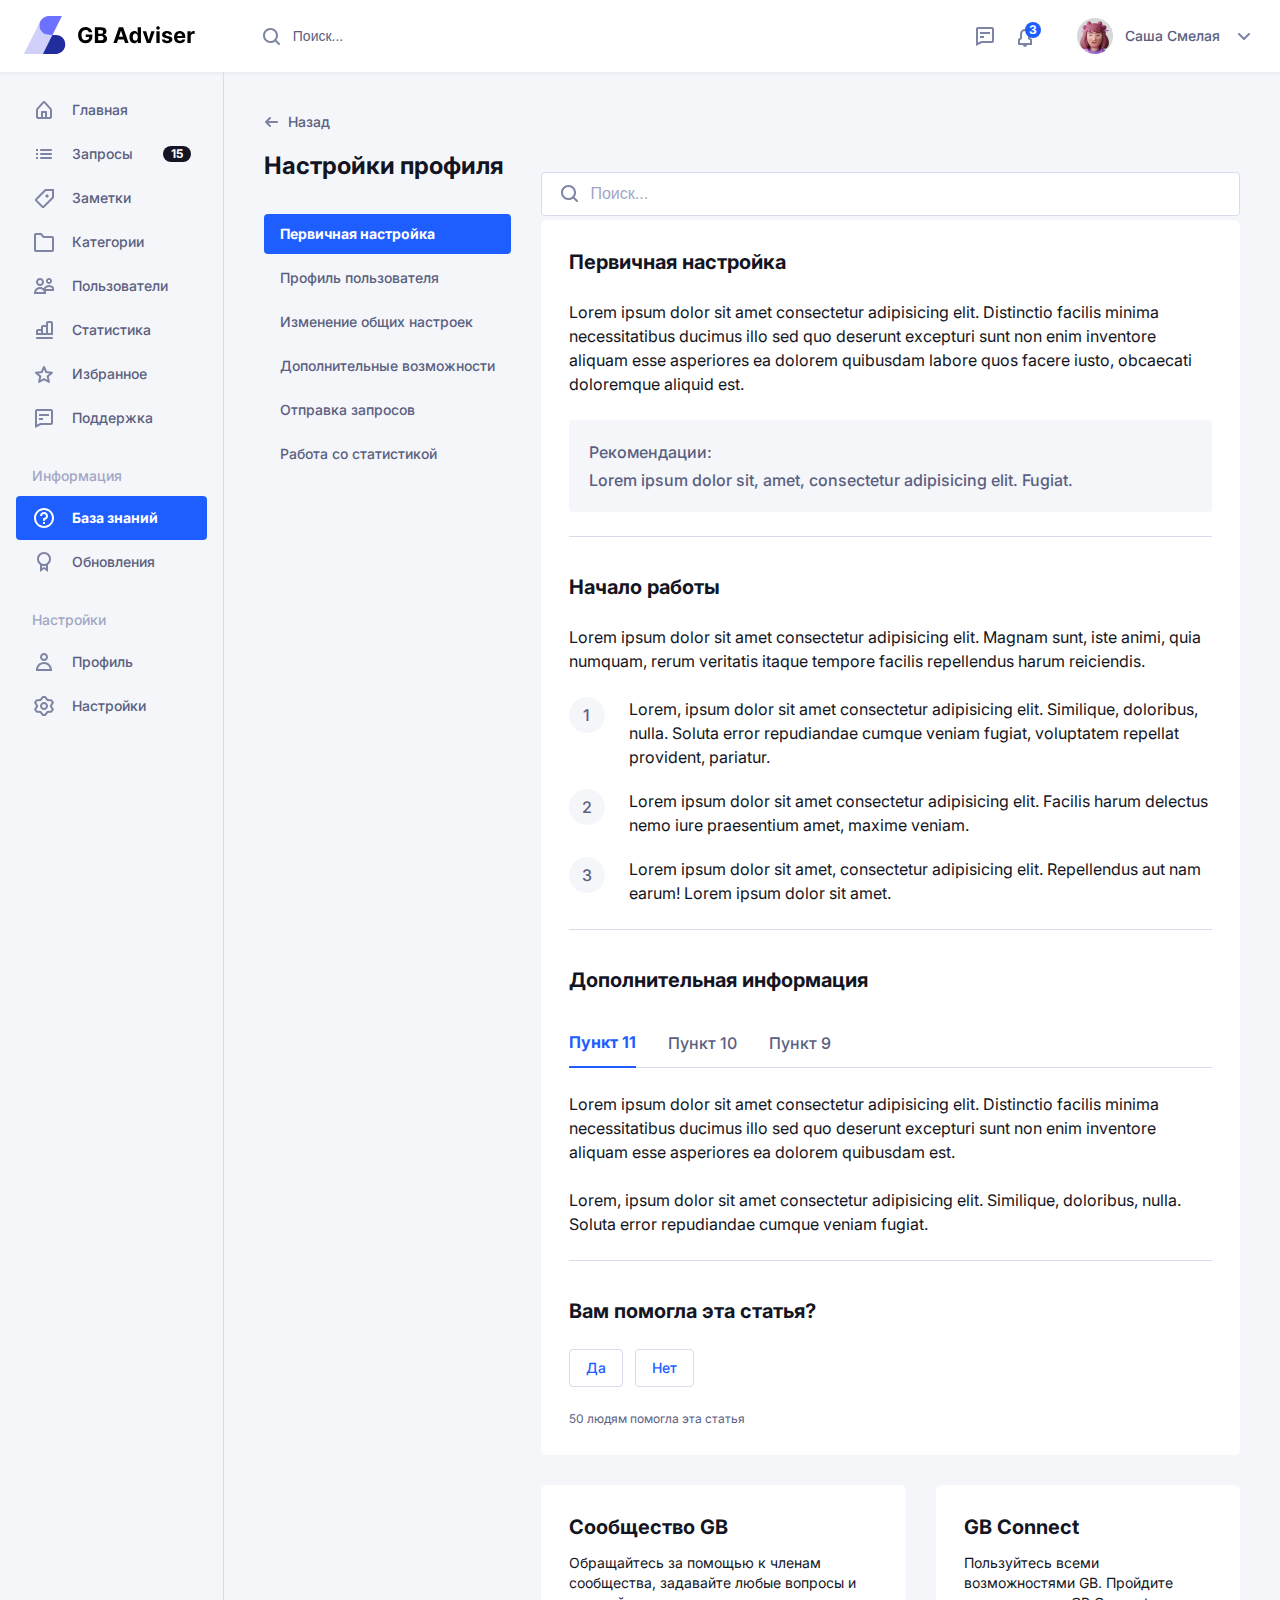
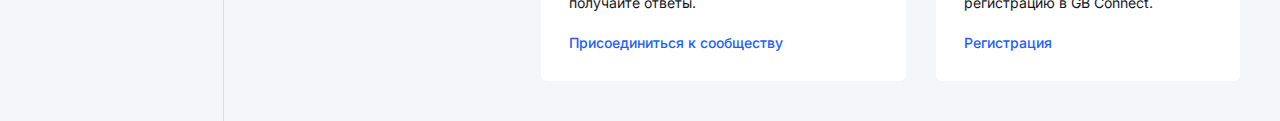
<file: index.html>
<!DOCTYPE html>
<html lang="en">

<head>
  <meta charset="UTF-8">
  <meta name="viewport" content="width=device-width, initial-scale=1.0">
  <title>GB Advisor</title>
  <link rel="preconnect" href="https://fonts.googleapis.com">
  <link rel="preconnect" href="https://fonts.gstatic.com" crossorigin>
  <link href="https://fonts.googleapis.com/css2?family=Inter:wght@100;200;300;400;500;600;700;800;900&display=swap"
    rel="stylesheet">
  <link href="/css/reset.min.css" rel="stylesheet">
  <link href="/css/main.min.css" rel="stylesheet">
  <link href="/css/icons.min.css" rel="stylesheet">
</head>

<body>
  <div class="layout">
    <div class="navbar">
      <div class="navbar__container">
        <a href="#">
          <img src="/assets/img/logo.svg" alt="GB Advisor">
        </a>
        <div class="navbar__search only-desktop-flex">
          <i class="icon icon__glass"></i>
          <input type="text" placeholder="Поиск..." />
        </div>
        <div class="navbar__icons only-desktop-flex">
          <a href="#">
            <i class="icon icon__chat"></i>
          </a>
          <a href="#">
            <div class="icon_with_badge">
              <i class="icon icon__bell"></i>
              <div class="badge">3</div>
            </div>
          </a>
        </div>
        <div class="navbar__user">
          <div class="user__avatar">
            <img src="/assets/img/avatar.png" alt="User avatar">
          </div>
          <span class="user__info only-desktop">Саша Смелая</span>
          <a href="#">
            <i class="icon icon__arrow-down only-desktop"></i>
          </a>
        </div>
      </div>
    </div>
    <div class="layout__page">
      <div class="page__nav only-desktop-flex">
        <a href="#" class="nav__item">
          <i class="icon_via_svg">
            <svg width="16" height="18" viewBox="0 0 16 18" fill="none" xmlns="http://www.w3.org/2000/svg">
              <path fill-rule="evenodd" clip-rule="evenodd"
                d="M9.32873 0.515579C9.3873 0.567641 9.44276 0.6231 9.49482 0.68167L15.4948 7.43167C15.8202 7.79777 16 8.27057 16 8.7604V16C16 17.1046 15.1046 18 14 18H10.002C10.0013 18 10.0007 18 10 18H6C5.99934 18 5.99868 18 5.99803 18H2C0.89543 18 0 17.1046 0 16V8.7604C0 8.27057 0.179757 7.79777 0.505181 7.43167L6.50518 0.68167C7.23902 -0.143896 8.50316 -0.218257 9.32873 0.515579ZM7 16H9V12H7V16ZM11 16V11C11 10.4477 10.5523 10 10 10H6C5.44772 10 5 10.4477 5 11V16H2V8.7604L8 2.0104L14 8.7604V16H11Z"
                fill="#7E84A3" />
            </svg>
          </i>
          <span>Главная</span>
        </a>
        <a href="#" class="nav__item">
          <i class="icon_via_svg">
            <svg width="16" height="10" viewBox="0 0 16 10" fill="none" xmlns="http://www.w3.org/2000/svg">
              <path fill-rule="evenodd" clip-rule="evenodd"
                d="M2 8V10H0V8H2ZM15 8C15.5523 8 16 8.44771 16 9C16 9.55229 15.5523 10 15 10H5C4.44772 10 4 9.55229 4 9C4 8.44771 4.44772 8 5 8H15ZM2 4V6H0V4H2ZM15 4C15.5523 4 16 4.44772 16 5C16 5.55228 15.5523 6 15 6H5C4.44772 6 4 5.55228 4 5C4 4.44772 4.44772 4 5 4H15ZM2 0V2H0V0H2ZM15 0C15.5523 0 16 0.447715 16 1C16 1.55228 15.5523 2 15 2H5C4.44772 2 4 1.55228 4 1C4 0.447715 4.44772 0 5 0H15Z"
                fill="#7E84A3" />
            </svg>
          </i>
          <span>Запросы</span>
          <span class="badge">15</span>
        </a>
        <a href="#" class="nav__item">
          <i class="icon_via_svg">
            <svg width="19" height="19" viewBox="0 0 19 19" fill="none" xmlns="http://www.w3.org/2000/svg">
              <path fill-rule="evenodd" clip-rule="evenodd"
                d="M9.5459 0.570287C9.96414 0.152049 10.5498 -0.0533963 11.1377 0.0119215L19 0L18.9881 7.86232C19.0534 8.45018 18.848 9.03586 18.4297 9.4541L9.45408 18.4297C8.69372 19.1901 7.46093 19.1901 6.70056 18.4297L0.570274 12.2994C-0.190091 11.5391 -0.190091 10.3063 0.570274 9.54592L9.5459 0.570287ZM11 2L1.94704 10.9227L8.07732 17.053L17 8V2H11ZM12 5L14 7L12 9L10 7L12 5Z"
                fill="#7E84A3" />
            </svg>
          </i>
          <span>Заметки</span>
        </a>
        <a href="#" class="nav__item">
          <i class="icon_via_svg">
            <svg width="20" height="19" viewBox="0 0 20 19" fill="none" xmlns="http://www.w3.org/2000/svg">
              <path fill-rule="evenodd" clip-rule="evenodd"
                d="M7.5 0L10 3H18C19.1046 3 20 3.89543 20 5V17C20 18.1046 19.1046 19 18 19H2C0.89543 19 0 18.1046 0 17V2C0 0.89543 0.89543 0 2 0H7.5ZM9.06325 5L6.563 2H2V17H18V5H9.06325Z"
                fill="#7E84A3" />
            </svg>
          </i>
          <span>Категории</span>
        </a>
        <a href="#" class="nav__item">
          <i class="icon_via_svg">
            <svg width="20" height="16" viewBox="0 0 20 16" fill="none" xmlns="http://www.w3.org/2000/svg">
              <path fill-rule="evenodd" clip-rule="evenodd"
                d="M15 7C17.0871 7 18.9253 8.06562 20.0002 9.68246L19.9993 13H12L11.999 14.952L12.0215 16H0V15C0 11.6863 2.68629 9 6 9C7.37834 9 8.65093 9.46574 9.66616 10.2518C10.662 8.32039 12.6768 7 15 7ZM6 11C4.26204 11 2.78296 12.1084 2.23109 13.6569L2.16936 13.8447L2.126 14H9.873L9.8362 13.8625C9.38265 12.3295 8.0355 11.1846 6.4051 11.0203L6.19987 11.0049L6 11ZM15 9C13.6048 9 12.3764 9.71436 11.6606 10.7973L11.535 11H18.464L18.3707 10.845C17.6927 9.78716 16.5304 9.07078 15.2007 9.00496L15 9ZM6 0C8.20914 0 10 1.79086 10 4C10 6.20914 8.20914 8 6 8C3.79086 8 2 6.20914 2 4C2 1.79086 3.79086 0 6 0ZM15 0C16.6569 0 18 1.34315 18 3C18 4.65685 16.6569 6 15 6C13.3431 6 12 4.65685 12 3C12 1.34315 13.3431 0 15 0ZM6 2C4.89543 2 4 2.89543 4 4C4 5.10457 4.89543 6 6 6C7.10457 6 8 5.10457 8 4C8 2.89543 7.10457 2 6 2ZM15 2C14.7239 2 14 2 14 2C14 2 14 2.72386 14 3C14 3.27614 14 4 14 4C14 4 14.7239 4 15 4C15.2761 4 16 4 16 4C16 4 16 3.27614 16 3C16 2.86441 16 2 16 2C16 2 15.1356 2 15 2Z"
                fill="#7E84A3" />
            </svg>
          </i>
          <span>Пользователи</span>
        </a>
        <a href="#" class="nav__item">
          <i class="icon_via_svg">
            <svg width="17" height="18" viewBox="0 0 17 18" fill="none" xmlns="http://www.w3.org/2000/svg">
              <path fill-rule="evenodd" clip-rule="evenodd"
                d="M15.7857 16C16.4563 16 17 16.4477 17 17C17 17.5523 16.4563 18 15.7857 18H1.21429C0.543654 18 0 17.5523 0 17C0 16.4477 0.543654 16 1.21429 16H15.7857ZM15 0C16.1046 0 17 0.89543 17 2V14H0V10C0 8.89543 0.89543 8 2 8H5V6C5 4.89543 5.89543 4 7 4H10V2C10 0.89543 10.8954 0 12 0H15ZM5 10H2V12H5V10ZM10 6H7V12H10V6ZM15 2H12V12H15V2Z"
                fill="#7E84A3" />
            </svg>
          </i>
          <span>Статистика</span>
        </a>
        <a href="#" class="nav__item">
          <i class="icon_via_svg">
            <svg width="18" height="17" viewBox="0 0 18 17" fill="none" xmlns="http://www.w3.org/2000/svg">
              <path fill-rule="evenodd" clip-rule="evenodd"
                d="M9.39301 0.0802627C9.62625 0.179445 9.81219 0.363042 9.91263 0.593353L11.9554 5.27719L17.098 5.74815C17.6445 5.79819 18.0464 6.27618 17.9957 6.81576C17.9722 7.06545 17.8529 7.29679 17.6621 7.46229L13.782 10.828L14.9175 15.8029C15.0382 16.3316 14.702 16.8567 14.1666 16.9758C13.9189 17.031 13.6591 16.9904 13.4408 16.8623L8.99997 14.2586L4.55917 16.8623C4.08728 17.139 3.4776 16.9856 3.19741 16.5196C3.06775 16.304 3.02662 16.0476 3.08245 15.8029L4.21798 10.828L0.337881 7.46229C-0.0744204 7.10465 -0.115035 6.48469 0.247167 6.07757C0.414773 5.88918 0.649067 5.77131 0.901936 5.74815L6.04454 5.27719L8.08731 0.593353C8.30438 0.0956463 8.88896 -0.134072 9.39301 0.0802627ZM10.5968 7.12357L8.99997 3.46162L7.40311 7.12357L3.38164 7.49137L6.4162 10.1228L5.52801 14.0114L8.99997 11.9764L12.4709 14.0114L11.5838 10.1228L14.6173 7.49137L10.5968 7.12357Z"
                fill="#7E84A3" />
            </svg>
          </i>
          <span>Избранное</span>
        </a>
        <a href="#" class="nav__item">
          <i class="icon_via_svg">
            <svg width="18" height="19" viewBox="0 0 18 19" fill="none" xmlns="http://www.w3.org/2000/svg">
              <path fill-rule="evenodd" clip-rule="evenodd"
                d="M16 0C17.1046 0 18 0.89543 18 2V14C18 15.1046 17.1046 16 16 16H6L0 19L0 2C0 0.89543 0.89543 0 2 0H16ZM16 2H2V15.468L5.44603 14H16V2ZM8 9V11H4V9H8ZM14 5V7H4V5H14Z"
                fill="#7E84A3" />
            </svg>
          </i>
          <span>Поддержка</span>
        </a>
        <div class="nav__filler"></div>
        <div class="nav__item nav__text-item">
          Информация
        </div>
        <a href="#" class="nav__item active">
          <i class="icon_via_svg">
            <svg width="20" height="20" viewBox="0 0 20 20" fill="none" xmlns="http://www.w3.org/2000/svg">
              <path fill-rule="evenodd" clip-rule="evenodd"
                d="M10 0C15.5228 0 20 4.47715 20 10C20 15.5228 15.5228 20 10 20C4.47715 20 0 15.5228 0 10C0 4.47715 4.47715 0 10 0ZM10 2C5.58172 2 2 5.58172 2 10C2 14.4183 5.58172 18 10 18C14.4183 18 18 14.4183 18 10C18 5.58172 14.4183 2 10 2ZM14 8C14 5.79086 12.2091 4 10 4C7.79086 4 6 5.79086 6 8H8L8.00549 7.85074C8.08183 6.81588 8.94564 6 10 6C11.1046 6 12 6.89543 12 8C12 9.10457 11.1046 10 10 10C9.44771 10 9 10.4477 9 11V12C9 12.5523 9.44771 13 10 13C10.5523 13 11 12.5523 11 12V11.874C12.7252 11.4299 14 9.86384 14 8ZM11 16V14H9V16H11Z"
                fill="#7E84A3" />
            </svg>
          </i>
          <span>База знаний</span>
        </a>
        <a href="#" class="nav__item">
          <i class="icon_via_svg">
            <svg width="14" height="20" viewBox="0 0 14 20" fill="none" xmlns="http://www.w3.org/2000/svg">
              <path fill-rule="evenodd" clip-rule="evenodd"
                d="M7 0C10.866 0 14 3.13401 14 7C14 9.37816 12.8141 11.4793 11.0013 12.7444L11 20L7 17L3 20L2.99967 12.7451C1.18637 11.4801 0 9.3786 0 7C0 3.13401 3.13401 0 7 0ZM9 14H5V16L7 15L9 16V14ZM7 2C4.23858 2 2 4.23858 2 7C2 9.76142 4.23858 12 7 12C9.76142 12 12 9.76142 12 7C12 4.23858 9.76142 2 7 2Z"
                fill="#7E84A3" />
            </svg>
          </i>
          <span>Обновления</span>
        </a>
        <div class="nav__filler"></div>
        <div class="nav__item nav__text-item">
          Настройки
        </div>
        <a href="#" class="nav__item">
          <i class="icon_via_svg">
            <svg width="16" height="18" viewBox="0 0 16 18" fill="none" xmlns="http://www.w3.org/2000/svg">
              <path fill-rule="evenodd" clip-rule="evenodd"
                d="M8 9C12.3349 9 15.8645 12.4478 15.9962 16.7508L16 17V18H0V17C0 12.5817 3.58172 9 8 9ZM8 11C5.14444 11 2.75479 12.9948 2.14861 15.667L2.10104 15.8977L2.084 16H13.915L13.899 15.8977C13.4095 13.2618 11.1969 11.2312 8.47386 11.0184L8.22494 11.0041L8 11ZM8 0C10.2091 0 12 1.79086 12 4C12 6.20914 10.2091 8 8 8C5.79086 8 4 6.20914 4 4C4 1.79086 5.79086 0 8 0ZM8 2C6.89543 2 6 2.89543 6 4C6 5.10457 6.89543 6 8 6C9.10457 6 10 5.10457 10 4C10 2.89543 9.10457 2 8 2Z"
                fill="#7E84A3" />
            </svg>
          </i>
          <span>Профиль</span>
        </a>
        <a href="#" class="nav__item">
          <i class="icon_via_svg">
            <svg width="20" height="20" viewBox="0 0 20 20" fill="none" xmlns="http://www.w3.org/2000/svg">
              <path fill-rule="evenodd" clip-rule="evenodd"
                d="M11.5 0L14 3L18 3.5L20 6.5L18 10L20 13.5L18 16.5L14 17L11.5 20H8.5L6 17L2 16.5L0 13.5L2 10L0 6.5L2 3.5L6 3L8.5 0H11.5ZM10.562 1.999H9.437L7.0312 4.88666L3.156 5.37L2.35 6.581L4.3035 10L2.35 13.418L3.156 14.629L7.0312 15.1133L9.436 17.999H10.563L12.9688 15.1133L16.843 14.629L17.649 13.418L15.6965 10L17.649 6.581L16.843 5.37L12.9688 4.88666L10.562 1.999ZM10 6C12.2091 6 14 7.79086 14 10C14 12.2091 12.2091 14 10 14C7.79086 14 6 12.2091 6 10C6 7.79086 7.79086 6 10 6ZM10 8C8.89543 8 8 8.89543 8 10C8 11.1046 8.89543 12 10 12C11.1046 12 12 11.1046 12 10C12 8.89543 11.1046 8 10 8Z"
                fill="#7E84A3" />
            </svg>
          </i>
          <span>Настройки</span>
        </a>
      </div>
      <div class="page__layout">
        <a href="#" class="back">
          <i class="icon small icon__arrow-left-small"></i>
          Назад
        </a>
        <div class="page__content desktop-row">
          <div class="content__nav">
            <h1>Настройки профиля</h1>
            <div class="container">
              <a href="#" class="nav__item active">
                Первичная настройка
              </a>
              <a href="#" class="nav__item">
                Профиль пользователя
              </a>
              <a href="#" class="nav__item">
                Изменение общих настроек
              </a>
              <a href="#" class="nav__item">
                Дополнительные возможности
              </a>
              <a href="#" class="nav__item">
                Отправка запросов
              </a>
              <a href="#" class="nav__item">
                Работа со статистикой
              </a>
            </div>
          </div>
          <div class="content__article-layout">
            <div class="content__article-spacer"></div>
            <div class="content__article-search">
              <i class="icon icon__glass"></i>
              <input type="text" placeholder="Поиск..." />
            </div>
            <div class="content__article">
              <h2>Первичная настройка</h2>
              <p>Lorem ipsum dolor sit amet consectetur adipisicing elit. Distinctio facilis minima necessitatibus ducimus illo sed quo deserunt excepturi sunt non enim inventore aliquam esse asperiores ea dolorem quibusdam labore quos facere iusto, obcaecati doloremque aliquid est.</p>
              <div class="quote">
                <p>Рекомендации:</p>
                <p>Lorem ipsum dolor sit, amet, consectetur adipisicing elit. Fugiat.</p>
              </div>
              <hr>
              <h2>Начало работы</h2>
              <p>Lorem ipsum dolor sit amet consectetur adipisicing elit. Magnam sunt, iste animi, quia numquam, rerum veritatis itaque tempore facilis repellendus harum reiciendis.</p>
              <div class="article__list">
                <div class="article__list-item">
                  <div class="article__list-bulb">
                    <p>1</p>
                  </div>
                  <p>Lorem, ipsum dolor sit amet consectetur adipisicing elit. Similique, doloribus, nulla. Soluta error repudiandae cumque veniam fugiat, voluptatem repellat provident, pariatur.</p>
                </div>
                <div class="article__list-item">
                  <div class="article__list-bulb">
                    <p>2</p>
                  </div>
                  <p>Lorem ipsum dolor sit amet consectetur adipisicing elit. Facilis harum delectus nemo iure praesentium amet, maxime veniam.</p>
                </div>
                <div class="article__list-item">
                  <div class="article__list-bulb">
                    <p>3</p>
                  </div>
                  <p>Lorem ipsum dolor sit amet, consectetur adipisicing elit. Repellendus aut nam earum! Lorem ipsum dolor sit amet.</p>
                </div>
              </div>
              <hr>
              <h2>Дополнительная информация</h2>
              <div class="article__tabs-container">
                <div class="article__tabs">
                  <div class="tabs__item active">
                    Пункт 11
                  </div>
                  <div class="tabs__item">
                    Пункт 10
                  </div>
                  <div class="tabs__item">
                    Пункт 9
                  </div>
                </div>
                <div class="article__tabs-underlayer">&nbsp;</div>
              </div>
              <p>Lorem ipsum dolor sit amet consectetur adipisicing elit. Distinctio facilis minima necessitatibus ducimus illo sed quo deserunt excepturi sunt non enim inventore aliquam esse asperiores ea dolorem quibusdam est.</p>
              <p>Lorem, ipsum dolor sit amet consectetur adipisicing elit. Similique, doloribus, nulla. Soluta error repudiandae cumque veniam fugiat.</p>
              <hr>
              <h2>Вам помогла эта статья?</h2>
              <div class="article__feedback">
                <a href="#" class="button">
                  Да
                </a>
                <a href="#" class="button">
                  Нет
                </a>
              </div>
              <span class="text-muted">
                50 людям помогла эта статья
              </span>
            </div>
            <div class="content__article__cards-wrapper desktop-row">
              <div class="card">
                <h2>Сообщество GB</h2>
                <p>Обращайтесь за помощью к членам сообщества, задавайте любые вопросы и получайте ответы.</p>
                <a href="#">Присоединиться к сообществу</a>
              </div>
              <div class="card">
                <h2>GB Connect</h2>
                <p>Пользуйтесь всеми возможностями GB. Пройдите регистрацию в GB Connect.</p>
                <a href="#">Регистрация</a>
              </div>
            </div>
          </div>
        </div>
      </div>
    </div>
  </div>
</body>

</html>
</file>
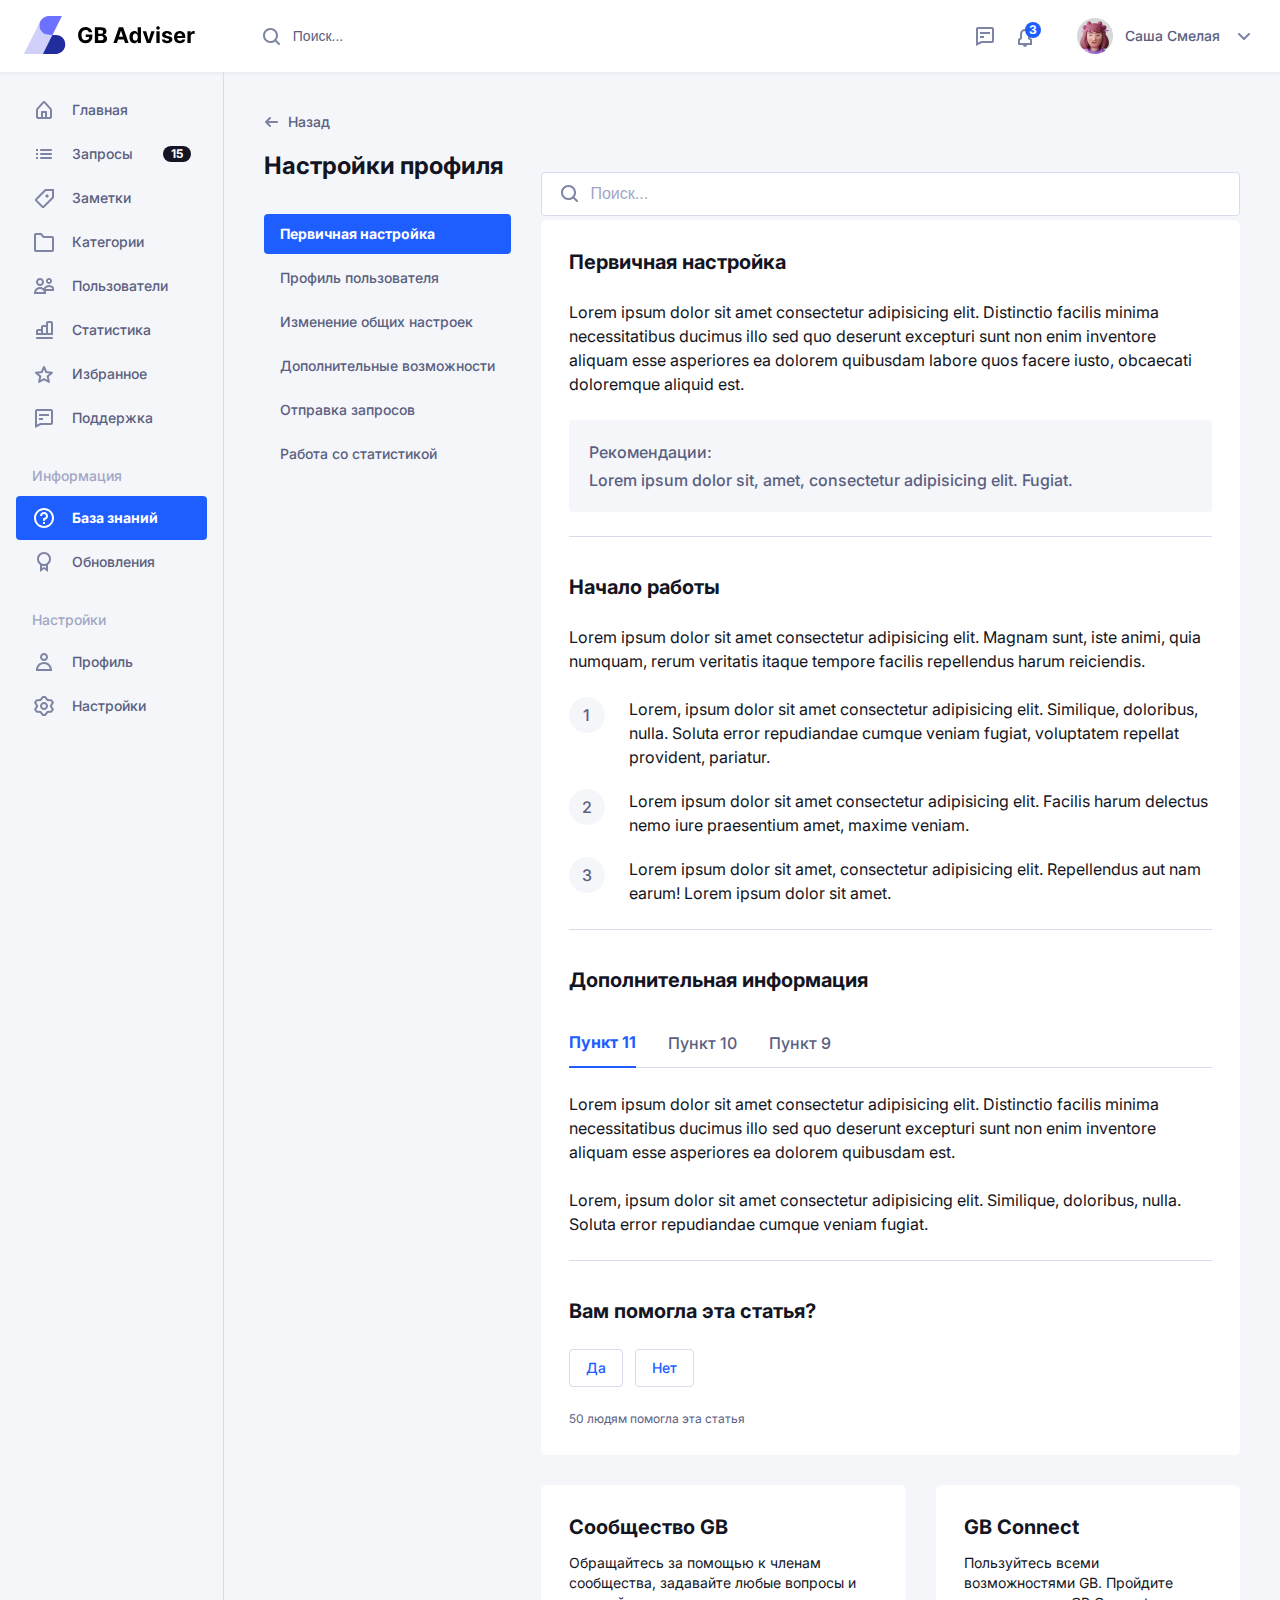
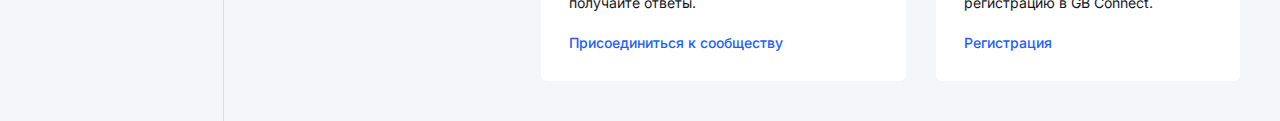
<file: index.min.html>
<!DOCTYPE html><html lang="en"><head><meta charset="UTF-8"><meta name="viewport" content="width=device-width,initial-scale=1"><title>GB Advisor</title><link rel="preconnect" href="https://fonts.googleapis.com"><link rel="preconnect" href="https://fonts.gstatic.com" crossorigin><link href="https://fonts.googleapis.com/css2?family=Inter:wght@100;200;300;400;500;600;700;800;900&display=swap" rel="stylesheet"><link href="/css/reset.min.css" rel="stylesheet"><link href="/css/main.min.css" rel="stylesheet"><link href="/css/icons.min.css" rel="stylesheet"></head><body><div class="layout"><div class="navbar"><div class="navbar__container"><a href="#"><img src="/assets/img/logo.svg" alt="GB Advisor"></a><div class="navbar__search only-desktop-flex"><i class="icon icon__glass"></i> <input type="text" placeholder="Поиск..."></div><div class="navbar__icons only-desktop-flex"><a href="#"><i class="icon icon__chat"></i> </a><a href="#"><div class="icon_with_badge"><i class="icon icon__bell"></i><div class="badge">3</div></div></a></div><div class="navbar__user"><div class="user__avatar"><img src="/assets/img/avatar.png" alt="User avatar"></div><span class="user__info only-desktop">Саша Смелая</span> <a href="#"><i class="icon icon__arrow-down only-desktop"></i></a></div></div></div><div class="layout__page"><div class="page__nav only-desktop-flex"><a href="#" class="nav__item"><i class="icon_via_svg"><svg width="16" height="18" viewBox="0 0 16 18" fill="none" xmlns="http://www.w3.org/2000/svg"><path fill-rule="evenodd" clip-rule="evenodd" d="M9.32873 0.515579C9.3873 0.567641 9.44276 0.6231 9.49482 0.68167L15.4948 7.43167C15.8202 7.79777 16 8.27057 16 8.7604V16C16 17.1046 15.1046 18 14 18H10.002C10.0013 18 10.0007 18 10 18H6C5.99934 18 5.99868 18 5.99803 18H2C0.89543 18 0 17.1046 0 16V8.7604C0 8.27057 0.179757 7.79777 0.505181 7.43167L6.50518 0.68167C7.23902 -0.143896 8.50316 -0.218257 9.32873 0.515579ZM7 16H9V12H7V16ZM11 16V11C11 10.4477 10.5523 10 10 10H6C5.44772 10 5 10.4477 5 11V16H2V8.7604L8 2.0104L14 8.7604V16H11Z" fill="#7E84A3"/></svg> </i><span>Главная</span> </a><a href="#" class="nav__item"><i class="icon_via_svg"><svg width="16" height="10" viewBox="0 0 16 10" fill="none" xmlns="http://www.w3.org/2000/svg"><path fill-rule="evenodd" clip-rule="evenodd" d="M2 8V10H0V8H2ZM15 8C15.5523 8 16 8.44771 16 9C16 9.55229 15.5523 10 15 10H5C4.44772 10 4 9.55229 4 9C4 8.44771 4.44772 8 5 8H15ZM2 4V6H0V4H2ZM15 4C15.5523 4 16 4.44772 16 5C16 5.55228 15.5523 6 15 6H5C4.44772 6 4 5.55228 4 5C4 4.44772 4.44772 4 5 4H15ZM2 0V2H0V0H2ZM15 0C15.5523 0 16 0.447715 16 1C16 1.55228 15.5523 2 15 2H5C4.44772 2 4 1.55228 4 1C4 0.447715 4.44772 0 5 0H15Z" fill="#7E84A3"/></svg> </i><span>Запросы</span> <span class="badge">15</span> </a><a href="#" class="nav__item"><i class="icon_via_svg"><svg width="19" height="19" viewBox="0 0 19 19" fill="none" xmlns="http://www.w3.org/2000/svg"><path fill-rule="evenodd" clip-rule="evenodd" d="M9.5459 0.570287C9.96414 0.152049 10.5498 -0.0533963 11.1377 0.0119215L19 0L18.9881 7.86232C19.0534 8.45018 18.848 9.03586 18.4297 9.4541L9.45408 18.4297C8.69372 19.1901 7.46093 19.1901 6.70056 18.4297L0.570274 12.2994C-0.190091 11.5391 -0.190091 10.3063 0.570274 9.54592L9.5459 0.570287ZM11 2L1.94704 10.9227L8.07732 17.053L17 8V2H11ZM12 5L14 7L12 9L10 7L12 5Z" fill="#7E84A3"/></svg> </i><span>Заметки</span> </a><a href="#" class="nav__item"><i class="icon_via_svg"><svg width="20" height="19" viewBox="0 0 20 19" fill="none" xmlns="http://www.w3.org/2000/svg"><path fill-rule="evenodd" clip-rule="evenodd" d="M7.5 0L10 3H18C19.1046 3 20 3.89543 20 5V17C20 18.1046 19.1046 19 18 19H2C0.89543 19 0 18.1046 0 17V2C0 0.89543 0.89543 0 2 0H7.5ZM9.06325 5L6.563 2H2V17H18V5H9.06325Z" fill="#7E84A3"/></svg> </i><span>Категории</span> </a><a href="#" class="nav__item"><i class="icon_via_svg"><svg width="20" height="16" viewBox="0 0 20 16" fill="none" xmlns="http://www.w3.org/2000/svg"><path fill-rule="evenodd" clip-rule="evenodd" d="M15 7C17.0871 7 18.9253 8.06562 20.0002 9.68246L19.9993 13H12L11.999 14.952L12.0215 16H0V15C0 11.6863 2.68629 9 6 9C7.37834 9 8.65093 9.46574 9.66616 10.2518C10.662 8.32039 12.6768 7 15 7ZM6 11C4.26204 11 2.78296 12.1084 2.23109 13.6569L2.16936 13.8447L2.126 14H9.873L9.8362 13.8625C9.38265 12.3295 8.0355 11.1846 6.4051 11.0203L6.19987 11.0049L6 11ZM15 9C13.6048 9 12.3764 9.71436 11.6606 10.7973L11.535 11H18.464L18.3707 10.845C17.6927 9.78716 16.5304 9.07078 15.2007 9.00496L15 9ZM6 0C8.20914 0 10 1.79086 10 4C10 6.20914 8.20914 8 6 8C3.79086 8 2 6.20914 2 4C2 1.79086 3.79086 0 6 0ZM15 0C16.6569 0 18 1.34315 18 3C18 4.65685 16.6569 6 15 6C13.3431 6 12 4.65685 12 3C12 1.34315 13.3431 0 15 0ZM6 2C4.89543 2 4 2.89543 4 4C4 5.10457 4.89543 6 6 6C7.10457 6 8 5.10457 8 4C8 2.89543 7.10457 2 6 2ZM15 2C14.7239 2 14 2 14 2C14 2 14 2.72386 14 3C14 3.27614 14 4 14 4C14 4 14.7239 4 15 4C15.2761 4 16 4 16 4C16 4 16 3.27614 16 3C16 2.86441 16 2 16 2C16 2 15.1356 2 15 2Z" fill="#7E84A3"/></svg> </i><span>Пользователи</span> </a><a href="#" class="nav__item"><i class="icon_via_svg"><svg width="17" height="18" viewBox="0 0 17 18" fill="none" xmlns="http://www.w3.org/2000/svg"><path fill-rule="evenodd" clip-rule="evenodd" d="M15.7857 16C16.4563 16 17 16.4477 17 17C17 17.5523 16.4563 18 15.7857 18H1.21429C0.543654 18 0 17.5523 0 17C0 16.4477 0.543654 16 1.21429 16H15.7857ZM15 0C16.1046 0 17 0.89543 17 2V14H0V10C0 8.89543 0.89543 8 2 8H5V6C5 4.89543 5.89543 4 7 4H10V2C10 0.89543 10.8954 0 12 0H15ZM5 10H2V12H5V10ZM10 6H7V12H10V6ZM15 2H12V12H15V2Z" fill="#7E84A3"/></svg> </i><span>Статистика</span> </a><a href="#" class="nav__item"><i class="icon_via_svg"><svg width="18" height="17" viewBox="0 0 18 17" fill="none" xmlns="http://www.w3.org/2000/svg"><path fill-rule="evenodd" clip-rule="evenodd" d="M9.39301 0.0802627C9.62625 0.179445 9.81219 0.363042 9.91263 0.593353L11.9554 5.27719L17.098 5.74815C17.6445 5.79819 18.0464 6.27618 17.9957 6.81576C17.9722 7.06545 17.8529 7.29679 17.6621 7.46229L13.782 10.828L14.9175 15.8029C15.0382 16.3316 14.702 16.8567 14.1666 16.9758C13.9189 17.031 13.6591 16.9904 13.4408 16.8623L8.99997 14.2586L4.55917 16.8623C4.08728 17.139 3.4776 16.9856 3.19741 16.5196C3.06775 16.304 3.02662 16.0476 3.08245 15.8029L4.21798 10.828L0.337881 7.46229C-0.0744204 7.10465 -0.115035 6.48469 0.247167 6.07757C0.414773 5.88918 0.649067 5.77131 0.901936 5.74815L6.04454 5.27719L8.08731 0.593353C8.30438 0.0956463 8.88896 -0.134072 9.39301 0.0802627ZM10.5968 7.12357L8.99997 3.46162L7.40311 7.12357L3.38164 7.49137L6.4162 10.1228L5.52801 14.0114L8.99997 11.9764L12.4709 14.0114L11.5838 10.1228L14.6173 7.49137L10.5968 7.12357Z" fill="#7E84A3"/></svg> </i><span>Избранное</span> </a><a href="#" class="nav__item"><i class="icon_via_svg"><svg width="18" height="19" viewBox="0 0 18 19" fill="none" xmlns="http://www.w3.org/2000/svg"><path fill-rule="evenodd" clip-rule="evenodd" d="M16 0C17.1046 0 18 0.89543 18 2V14C18 15.1046 17.1046 16 16 16H6L0 19L0 2C0 0.89543 0.89543 0 2 0H16ZM16 2H2V15.468L5.44603 14H16V2ZM8 9V11H4V9H8ZM14 5V7H4V5H14Z" fill="#7E84A3"/></svg> </i><span>Поддержка</span></a><div class="nav__filler"></div><div class="nav__item nav__text-item">Информация</div><a href="#" class="nav__item active"><i class="icon_via_svg"><svg width="20" height="20" viewBox="0 0 20 20" fill="none" xmlns="http://www.w3.org/2000/svg"><path fill-rule="evenodd" clip-rule="evenodd" d="M10 0C15.5228 0 20 4.47715 20 10C20 15.5228 15.5228 20 10 20C4.47715 20 0 15.5228 0 10C0 4.47715 4.47715 0 10 0ZM10 2C5.58172 2 2 5.58172 2 10C2 14.4183 5.58172 18 10 18C14.4183 18 18 14.4183 18 10C18 5.58172 14.4183 2 10 2ZM14 8C14 5.79086 12.2091 4 10 4C7.79086 4 6 5.79086 6 8H8L8.00549 7.85074C8.08183 6.81588 8.94564 6 10 6C11.1046 6 12 6.89543 12 8C12 9.10457 11.1046 10 10 10C9.44771 10 9 10.4477 9 11V12C9 12.5523 9.44771 13 10 13C10.5523 13 11 12.5523 11 12V11.874C12.7252 11.4299 14 9.86384 14 8ZM11 16V14H9V16H11Z" fill="#7E84A3"/></svg> </i><span>База знаний</span> </a><a href="#" class="nav__item"><i class="icon_via_svg"><svg width="14" height="20" viewBox="0 0 14 20" fill="none" xmlns="http://www.w3.org/2000/svg"><path fill-rule="evenodd" clip-rule="evenodd" d="M7 0C10.866 0 14 3.13401 14 7C14 9.37816 12.8141 11.4793 11.0013 12.7444L11 20L7 17L3 20L2.99967 12.7451C1.18637 11.4801 0 9.3786 0 7C0 3.13401 3.13401 0 7 0ZM9 14H5V16L7 15L9 16V14ZM7 2C4.23858 2 2 4.23858 2 7C2 9.76142 4.23858 12 7 12C9.76142 12 12 9.76142 12 7C12 4.23858 9.76142 2 7 2Z" fill="#7E84A3"/></svg> </i><span>Обновления</span></a><div class="nav__filler"></div><div class="nav__item nav__text-item">Настройки</div><a href="#" class="nav__item"><i class="icon_via_svg"><svg width="16" height="18" viewBox="0 0 16 18" fill="none" xmlns="http://www.w3.org/2000/svg"><path fill-rule="evenodd" clip-rule="evenodd" d="M8 9C12.3349 9 15.8645 12.4478 15.9962 16.7508L16 17V18H0V17C0 12.5817 3.58172 9 8 9ZM8 11C5.14444 11 2.75479 12.9948 2.14861 15.667L2.10104 15.8977L2.084 16H13.915L13.899 15.8977C13.4095 13.2618 11.1969 11.2312 8.47386 11.0184L8.22494 11.0041L8 11ZM8 0C10.2091 0 12 1.79086 12 4C12 6.20914 10.2091 8 8 8C5.79086 8 4 6.20914 4 4C4 1.79086 5.79086 0 8 0ZM8 2C6.89543 2 6 2.89543 6 4C6 5.10457 6.89543 6 8 6C9.10457 6 10 5.10457 10 4C10 2.89543 9.10457 2 8 2Z" fill="#7E84A3"/></svg> </i><span>Профиль</span> </a><a href="#" class="nav__item"><i class="icon_via_svg"><svg width="20" height="20" viewBox="0 0 20 20" fill="none" xmlns="http://www.w3.org/2000/svg"><path fill-rule="evenodd" clip-rule="evenodd" d="M11.5 0L14 3L18 3.5L20 6.5L18 10L20 13.5L18 16.5L14 17L11.5 20H8.5L6 17L2 16.5L0 13.5L2 10L0 6.5L2 3.5L6 3L8.5 0H11.5ZM10.562 1.999H9.437L7.0312 4.88666L3.156 5.37L2.35 6.581L4.3035 10L2.35 13.418L3.156 14.629L7.0312 15.1133L9.436 17.999H10.563L12.9688 15.1133L16.843 14.629L17.649 13.418L15.6965 10L17.649 6.581L16.843 5.37L12.9688 4.88666L10.562 1.999ZM10 6C12.2091 6 14 7.79086 14 10C14 12.2091 12.2091 14 10 14C7.79086 14 6 12.2091 6 10C6 7.79086 7.79086 6 10 6ZM10 8C8.89543 8 8 8.89543 8 10C8 11.1046 8.89543 12 10 12C11.1046 12 12 11.1046 12 10C12 8.89543 11.1046 8 10 8Z" fill="#7E84A3"/></svg> </i><span>Настройки</span></a></div><div class="page__layout"><a href="#" class="back"><i class="icon small icon__arrow-left-small"></i> Назад</a><div class="page__content desktop-row"><div class="content__nav"><h1>Настройки профиля</h1><div class="container"><a href="#" class="nav__item active">Первичная настройка </a><a href="#" class="nav__item">Профиль пользователя </a><a href="#" class="nav__item">Изменение общих настроек </a><a href="#" class="nav__item">Дополнительные возможности </a><a href="#" class="nav__item">Отправка запросов </a><a href="#" class="nav__item">Работа со статистикой</a></div></div><div class="content__article-layout"><div class="content__article-spacer"></div><div class="content__article-search"><i class="icon icon__glass"></i> <input type="text" placeholder="Поиск..."></div><div class="content__article"><h2>Первичная настройка</h2><p>Lorem ipsum dolor sit amet consectetur adipisicing elit. Distinctio facilis minima necessitatibus ducimus illo sed quo deserunt excepturi sunt non enim inventore aliquam esse asperiores ea dolorem quibusdam labore quos facere iusto, obcaecati doloremque aliquid est.</p><div class="quote"><p>Рекомендации:</p><p>Lorem ipsum dolor sit, amet, consectetur adipisicing elit. Fugiat.</p></div><hr><h2>Начало работы</h2><p>Lorem ipsum dolor sit amet consectetur adipisicing elit. Magnam sunt, iste animi, quia numquam, rerum veritatis itaque tempore facilis repellendus harum reiciendis.</p><div class="article__list"><div class="article__list-item"><div class="article__list-bulb"><p>1</p></div><p>Lorem, ipsum dolor sit amet consectetur adipisicing elit. Similique, doloribus, nulla. Soluta error repudiandae cumque veniam fugiat, voluptatem repellat provident, pariatur.</p></div><div class="article__list-item"><div class="article__list-bulb"><p>2</p></div><p>Lorem ipsum dolor sit amet consectetur adipisicing elit. Facilis harum delectus nemo iure praesentium amet, maxime veniam.</p></div><div class="article__list-item"><div class="article__list-bulb"><p>3</p></div><p>Lorem ipsum dolor sit amet, consectetur adipisicing elit. Repellendus aut nam earum! Lorem ipsum dolor sit amet.</p></div></div><hr><h2>Дополнительная информация</h2><div class="article__tabs-container"><div class="article__tabs"><div class="tabs__item active">Пункт 11</div><div class="tabs__item">Пункт 10</div><div class="tabs__item">Пункт 9</div></div><div class="article__tabs-underlayer">&nbsp;</div></div><p>Lorem ipsum dolor sit amet consectetur adipisicing elit. Distinctio facilis minima necessitatibus ducimus illo sed quo deserunt excepturi sunt non enim inventore aliquam esse asperiores ea dolorem quibusdam est.</p><p>Lorem, ipsum dolor sit amet consectetur adipisicing elit. Similique, doloribus, nulla. Soluta error repudiandae cumque veniam fugiat.</p><hr><h2>Вам помогла эта статья?</h2><div class="article__feedback"><a href="#" class="button">Да </a><a href="#" class="button">Нет</a></div><span class="text-muted">50 людям помогла эта статья</span></div><div class="content__article__cards-wrapper desktop-row"><div class="card"><h2>Сообщество GB</h2><p>Обращайтесь за помощью к членам сообщества, задавайте любые вопросы и получайте ответы.</p><a href="#">Присоединиться к сообществу</a></div><div class="card"><h2>GB Connect</h2><p>Пользуйтесь всеми возможностями GB. Пройдите регистрацию в GB Connect.</p><a href="#">Регистрация</a></div></div></div></div></div></div></div></body></html>
</file>
<file: css/main.min.css>
:root{--background:#F5F6FA;--foreground:#131523;--primary:#1E5EFF;--secondary:#5A607F;--white:#FFFFFF;--muted:#A1A7C4;--button-hover:#4F81FF;--button-active:#336DFF;--border:#D7DBEC}body,html{font-family:Inter,sans-serif;background-color:var(--background);color:var(--foreground);height:100%}h1{font-size:24px;line-height:36px;font-weight:700}h2{font-size:20px;line-height:28px;font-weight:700}a{color:inherit;text-decoration:none}a:link{text-decoration:none}a:visited{text-decoration:none}a:hover{text-decoration:none}a:active{text-decoration:none}.layout{min-height:100%}.navbar{padding:1rem 1.5rem;background-color:var(--white);box-shadow:0 1px 4px rgba(21,34,50,.08)}.navbar__container{display:flex;justify-content:space-between;align-items:center;gap:2rem}.navbar__search{display:flex;align-items:center;gap:8px;width:100%;margin-left:2rem}.navbar__search input{border:none;outline:0;font-size:14px;line-height:20px;font-weight:500;width:100%;color:var(--secondary)}.navbar__search input::placeholder{color:var(--secondary)}.navbar__icons{display:flex;gap:20px;align-items:center}.navbar__user{display:flex;gap:12px;color:var(--secondary);align-items:center}.user__avatar{width:36px;height:36px;border-radius:100%}.user__arrow{margin-left:6px}.user__info{text-wrap:nowrap;font-weight:500;font-size:14px;line-height:20px}.layout__page{display:flex;flex-direction:row;height:100%;width:100%}.page__nav{display:flex;flex-direction:column;padding:16px;width:250px;height:100%}.nav__filler{height:16px}.nav__item{display:flex;gap:16px;padding:10px 16px;color:var(--secondary);font-weight:500;font-size:14px;line-height:20px;user-select:none;border-radius:4px;transition:all .1s;align-items:center;text-wrap:nowrap}.nav__item>.badge{margin-left:auto;border-radius:12px;background-color:var(--foreground);color:var(--white);font-size:12px;font-weight:700;line-height:16px;padding:0 8px}.nav__item:hover{color:var(--white);background-color:var(--button-hover)}.nav__item:active{color:var(--white);background-color:var(--button-active)}.nav__item.active{color:var(--white);background-color:var(--primary);font-weight:700}.nav__item.active>.icon_via_svg>svg>path,.nav__item:active>.icon_via_svg>svg>path,.nav__item:hover>.icon_via_svg>svg>path{fill:var(--white)}.nav__text-item{color:var(--muted);cursor:default}.nav__text-item.active,.nav__text-item:active,.nav__text-item:hover{background:0 0;cursor:default;color:var(--muted)}.back{display:flex;gap:8px;align-items:center;color:var(--secondary);font-weight:500;font-size:14px;line-height:20px;margin-bottom:16px;cursor:pointer}.page__layout{display:flex;flex-direction:column;padding:40px;border-left:1px solid var(--border);width:100%}.page__content{display:flex;flex-direction:row;gap:30px}.content__nav{display:flex;flex-direction:column;gap:30px}.content__nav>.container{display:flex;flex-direction:column;gap:4px}.content__article-layout{display:flex;flex-direction:column;gap:4px;flex-grow:1}.content__article-spacer{height:20px}.content__article-search{border-radius:4px;border:1px solid var(--border);background:var(--white);display:flex;flex-direction:row;padding:8px 16px;gap:8px}.content__article-search input{border:none;outline:0;font-size:16px;line-height:24px;font-weight:500;width:100%;color:var(--secondary);width:100%}.content__article-search input::placeholder{color:var(--muted)}.content__article{display:flex;flex-direction:column;gap:24px;border-radius:6px;background-color:var(--white);padding:28px;font-size:16px;line-height:24px}.content__article>p{word-wrap:break-word}hr{border:none;border-bottom:1px solid var(--border);margin:0;margin-bottom:12px}.quote{display:flex;flex-direction:column;background-color:var(--background);color:var(--secondary);padding:20px;border-radius:4px;gap:4px;font-size:16px;line-height:24px;font-weight:500}.article__list{display:flex;flex-direction:column;gap:20px}.article__list-item{display:flex;flex-direction:row;gap:24px}.article__list-bulb{background-color:var(--background);min-width:36px;min-height:36px;max-width:36px;max-height:36px;border-radius:100%;display:flex;align-items:center;justify-content:center;color:var(--secondary);font-size:16px;line-height:24px;font-weight:500}.article__tabs-container{margin-bottom:-24px}.article__tabs{display:flex;gap:32px}.tabs__item{display:flex;gap:8px;align-items:center;padding:12px 0;color:var(--secondary);font-weight:500;font-size:16px;line-height:24px;cursor:pointer}.tabs__item.active{color:var(--primary);font-weight:700;border-bottom:2px solid var(--primary)}.article__tabs-underlayer{display:block;box-shadow:0 -1px 0 var(--border)}.button{display:flex;align-items:center;justify-content:center;gap:8px;padding:8px 16px;border-radius:4px;background-color:#fff;border:1px solid var(--border);color:var(--primary);font-weight:500;font-size:14px;line-height:20px;cursor:pointer;transition:all .1s}.button:hover{background-color:var(--background)}.article__feedback{display:flex;gap:12px}.text-muted{font-size:12px;line-height:16px;color:var(--secondary)}.content__article__cards-wrapper{margin-top:26px;display:flex;flex-direction:row;gap:30px}.content__article__cards-wrapper>.card{display:flex;flex-direction:column;gap:12px;padding:28px;font-size:14px;line-height:20px;color:var(--foreground);border-radius:6px;background-color:var(--white);flex-grow:1}.content__article__cards-wrapper>.card>a{color:var(--primary);font-weight:500;margin-top:8px}.only-desktop{display:none}.only-desktop-flex{display:none}.desktop-row{flex-direction:column}@media screen and (min-width:1070px){.only-desktop{display:initial}.only-desktop-flex{display:flex}.desktop-row{flex-direction:row}}
</file>
<file: css/icons.min.css>
.icon{display:block;width:24px;height:24px;background-position:center!important;background-repeat:no-repeat!important;content:"&nbsp;"}.icon.small{width:16px;height:16px}.icon__glass{background:url(/assets/icons/glass.svg)}.icon__chat{background:url(/assets/icons/chat.svg)}.icon__bell{background:url(/assets/icons/bell.svg)}.icon__arrow-down{background:url(/assets/icons/arrow-down.svg)}.icon__home{background:url(/assets/icons/home.svg)}.icon__arrow-left-small{background:url(/assets/icons/arrow-left-small.svg)}.icon_with_badge{display:block;width:28px;height:28px}.icon_with_badge>.icon{position:relative;top:4px;right:4px}.icon_with_badge>.badge{position:relative;width:16px;height:16px;border-radius:100%;background-color:var(--primary);color:var(--white);font-size:12px;line-height:16px;text-align:center;top:-24px;right:-8px;font-weight:700}.icon_via_svg{display:flex;flex-direction:column;align-items:center;justify-content:center;width:24px;height:24px}
</file>
